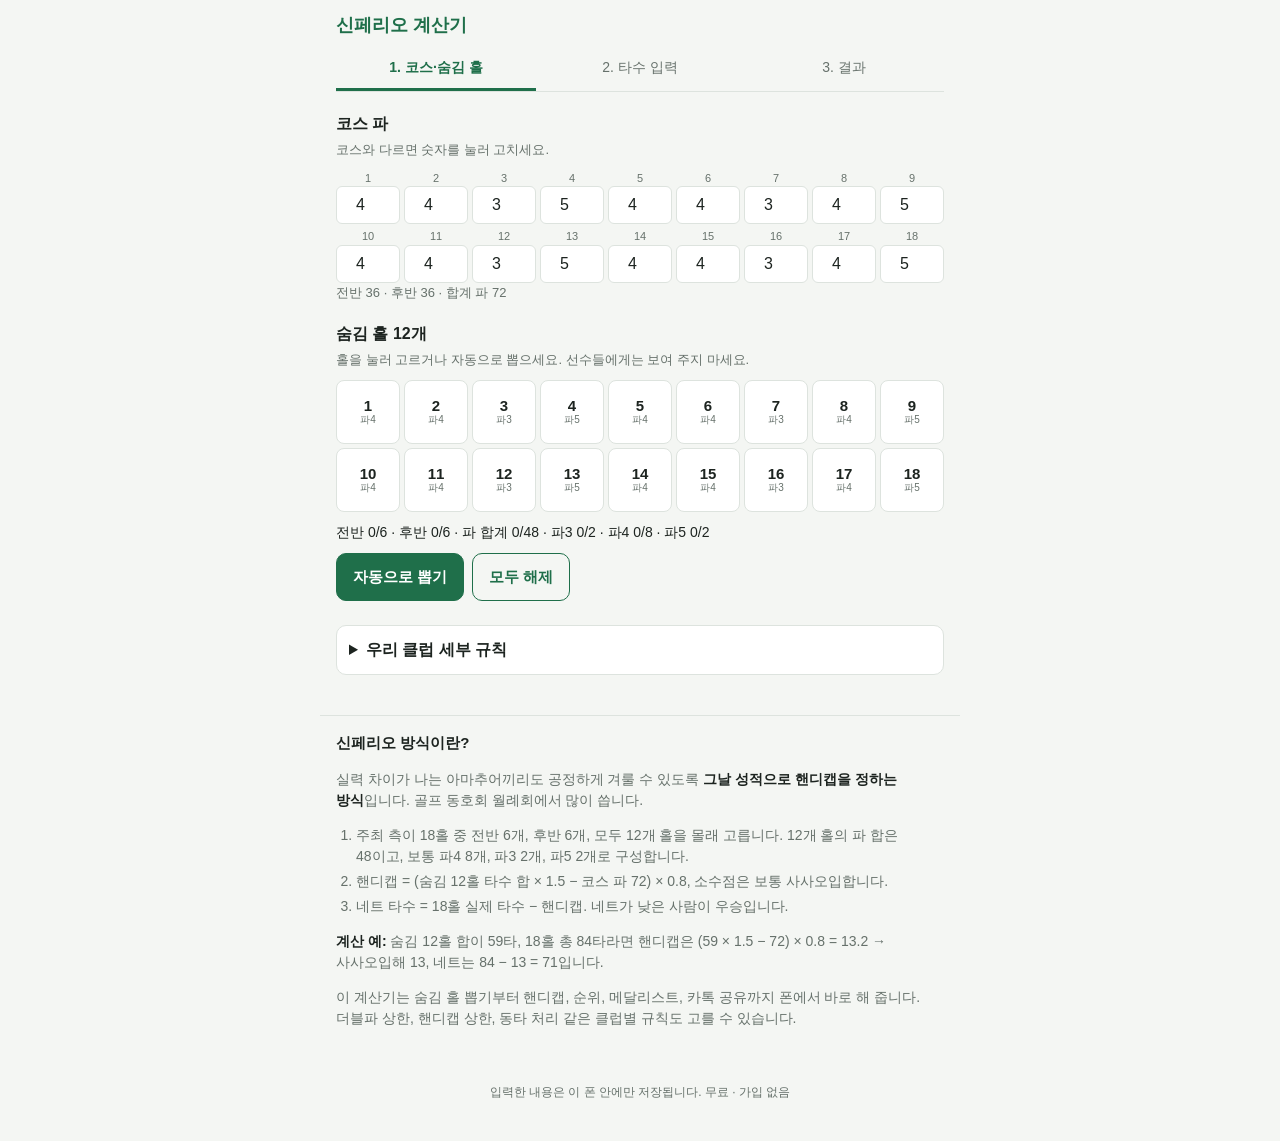
<file: index.html>
<!doctype html>
<html lang="ko">
<head>
  <meta charset="utf-8">
  <meta name="viewport" content="width=device-width, initial-scale=1">
  <title>신페리오 계산기 - 골프 월례회 핸디캡·순위 자동 계산 (무료)</title>
  <meta name="description" content="골프 월례회 신페리오 점수를 폰으로 바로 계산합니다. 숨김 홀 12개 자동 뽑기, 핸디캡·네트·순위·메달리스트 계산, 카톡 공유. 무료, 가입 없음.">
  <link rel="canonical" href="https://antcraft159.github.io/sinperio/">
  <!-- 검색엔진이 "웹 앱" 으로 알아보게 하는 정보 -->
  <script type="application/ld+json">
  {
    "@context": "https://schema.org",
    "@type": "WebApplication",
    "name": "신페리오 계산기",
    "url": "https://antcraft159.github.io/sinperio/",
    "description": "골프 월례회 신페리오 핸디캡과 순위를 폰으로 바로 계산하는 무료 웹 앱",
    "applicationCategory": "SportsApplication",
    "operatingSystem": "Any",
    "inLanguage": "ko",
    "offers": { "@type": "Offer", "price": "0", "priceCurrency": "KRW" }
  }
  </script>
  <meta property="og:type" content="website">
  <meta property="og:title" content="신페리오 계산기 · 골프 월례회">
  <meta property="og:description" content="숨김 홀 뽑기부터 핸디캡·순위·카톡 공유까지 폰으로 한 번에. 무료, 가입 없음.">
  <meta property="og:url" content="https://antcraft159.github.io/sinperio/">
  <!-- 카톡은 https 전체 주소의 jpg/png 만 미리보기로 띄운다 -->
  <meta property="og:image" content="https://antcraft159.github.io/sinperio/og.png">
  <meta property="og:image:width" content="1200">
  <meta property="og:image:height" content="630">
  <meta name="theme-color" content="#1f6f4a">
  <link rel="stylesheet" href="style.css">
</head>
<body>
  <header class="top">
    <h1>신페리오 계산기</h1>
    <nav class="tabs" role="tablist">
      <button role="tab" data-tab="course" aria-selected="true">1. 코스·숨김 홀</button>
      <button role="tab" data-tab="scores">2. 타수 입력</button>
      <button role="tab" data-tab="result">3. 결과</button>
    </nav>
  </header>

  <main>
    <!-- 1. 코스와 숨김 홀 -->
    <section class="panel" id="tab-course">
      <h2>코스 파</h2>
      <p class="hint">코스와 다르면 숫자를 눌러 고치세요.</p>
      <div class="par-grid" id="parGrid"></div>
      <p class="hint" id="parTotal"></p>

      <h2>숨김 홀 12개</h2>
      <p class="hint">홀을 눌러 고르거나 자동으로 뽑으세요. 선수들에게는 보여 주지 마세요.</p>
      <div class="hole-grid" id="holeGrid"></div>
      <p class="status" id="hiddenStatus"></p>
      <div class="row">
        <button class="btn" id="pickBtn" type="button">자동으로 뽑기</button>
        <button class="btn ghost" id="clearHiddenBtn" type="button">모두 해제</button>
      </div>

      <details class="opts">
        <summary>우리 클럽 세부 규칙</summary>
        <label class="check">
          <input type="checkbox" id="optDoublePar">
          숨김 홀 타수는 더블파까지만 셈
        </label>
        <label>숨김 홀 구성
          <select id="optComposition">
            <option value="standard">파4 8개 · 파3 2개 · 파5 2개 (가장 흔함)</option>
            <option value="any">파 합만 맞으면 어떤 조합이든</option>
          </select>
        </label>
        <label>숨김 홀 12개의 파 합
          <input type="number" id="optTarget" inputmode="numeric" min="36" max="60">
        </label>
        <label>핸디캡 상한
          <input type="number" id="optHcMax" inputmode="decimal" placeholder="없음" min="0">
        </label>
        <label>핸디캡 표시
          <select id="optRounding">
            <option value="integer">사사오입해 정수로 (13.2 → 13, 가장 흔함)</option>
            <option value="decimal">소수 첫째 자리 그대로 (13.2)</option>
          </select>
        </label>
        <label>네트가 같을 때
          <select id="optTie">
            <option value="lowerHc">핸디캡 낮은 사람이 위</option>
            <option value="shared">공동 순위</option>
          </select>
        </label>
      </details>
    </section>

    <!-- 2. 타수 입력 -->
    <section class="panel" id="tab-scores" hidden>
      <div id="players"></div>
      <button class="btn wide" id="addPlayerBtn" type="button">+ 선수 추가</button>
    </section>

    <!-- 3. 결과 -->
    <section class="panel" id="tab-result" hidden>
      <label>모임 이름
        <input id="eventName" placeholder="예: 10월 월례회" maxlength="30">
      </label>
      <p class="warn" id="resultWarn"></p>
      <div class="table-wrap">
        <table class="result">
          <thead>
            <tr><th>순위</th><th>이름</th><th>총타</th><th>핸디</th><th>네트</th></tr>
          </thead>
          <tbody id="resultBody"></tbody>
        </table>
      </div>
      <p class="medal" id="medalist"></p>
      <div class="row">
        <button class="btn" id="copyBtn" type="button">카톡에 붙여넣을 결과 복사</button>
      </div>
      <button class="btn ghost wide" id="newRoundBtn" type="button">새 월례회 시작 (이름은 남기고 타수 지우기)</button>
    </section>
  </main>

  <!-- 검색엔진은 글자를 읽고 순위를 매긴다. 계산기만 있으면 읽을 글이 없어서 설명을 붙여 둔다. -->
  <section class="about">
    <h2>신페리오 방식이란?</h2>
    <p>실력 차이가 나는 아마추어끼리도 공정하게 겨룰 수 있도록 <strong>그날 성적으로 핸디캡을 정하는 방식</strong>입니다. 골프 동호회 월례회에서 많이 씁니다.</p>
    <ol>
      <li>주최 측이 18홀 중 전반 6개, 후반 6개, 모두 12개 홀을 몰래 고릅니다. 12개 홀의 파 합은 48이고, 보통 파4 8개, 파3 2개, 파5 2개로 구성합니다.</li>
      <li>핸디캡 = (숨김 12홀 타수 합 × 1.5 − 코스 파 72) × 0.8, 소수점은 보통 사사오입합니다.</li>
      <li>네트 타수 = 18홀 실제 타수 − 핸디캡. 네트가 낮은 사람이 우승입니다.</li>
    </ol>
    <p><strong>계산 예:</strong> 숨김 12홀 합이 59타, 18홀 총 84타라면 핸디캡은 (59 × 1.5 − 72) × 0.8 = 13.2 → 사사오입해 13, 네트는 84 − 13 = 71입니다.</p>
    <p>이 계산기는 숨김 홀 뽑기부터 핸디캡, 순위, 메달리스트, 카톡 공유까지 폰에서 바로 해 줍니다. 더블파 상한, 핸디캡 상한, 동타 처리 같은 클럽별 규칙도 고를 수 있습니다.</p>
  </section>

  <footer class="foot">
    입력한 내용은 이 폰 안에만 저장됩니다. 무료 · 가입 없음
  </footer>

  <div class="toast" id="toast" role="status"></div>

  <script src="js/perio.js"></script>
  <script src="js/app.js"></script>
</body>
</html>
</file>
<file: style.css>
/* 색은 전부 변수로. 다크 모드는 아래에서 같은 이름으로 다시 정한다. */
:root {
  --bg: #f4f6f3;
  --card: #ffffff;
  --ink: #1d2420;
  --muted: #66716b;
  --line: #dde3de;
  --green: #1f6f4a;
  --green-soft: #e3f1e9;
  --gold: #b7862b;
  --warn: #b3412e;
  --on-green: #ffffff; /* 초록 바탕 위 글자 */
}
@media (prefers-color-scheme: dark) {
  :root {
    --bg: #121614;
    --card: #1b211e;
    --ink: #e8ece9;
    --muted: #9aa59f;
    --line: #2c3530;
    --green: #4fbf88;
    --green-soft: #1d3328;
    --gold: #e0b45c;
    --warn: #ef7d68;
    --on-green: #0f1a14;
  }
}

* { box-sizing: border-box; }

body {
  margin: 0;
  background: var(--bg);
  color: var(--ink);
  font-family: -apple-system, "Apple SD Gothic Neo", "Malgun Gothic", "Noto Sans KR", sans-serif;
  line-height: 1.5;
  word-break: keep-all;
  -webkit-text-size-adjust: 100%;
}

main, .top, .foot { max-width: 640px; margin: 0 auto; }

/* ---------- 위쪽 제목 + 탭 (스크롤해도 붙어 있음) ---------- */
.top {
  position: sticky;
  top: 0;
  z-index: 5;
  background: var(--bg);
  padding: 12px 16px 0;
}
.top h1 { margin: 0 0 8px; font-size: 18px; color: var(--green); }
.tabs { display: flex; gap: 4px; border-bottom: 1px solid var(--line); }
.tabs button {
  flex: 1;
  padding: 10px 4px;
  border: none;
  border-bottom: 3px solid transparent;
  background: none;
  color: var(--muted);
  font: inherit;
  font-size: 14px;
  cursor: pointer;
}
.tabs button[aria-selected="true"] { color: var(--green); border-bottom-color: var(--green); font-weight: 700; }

.panel { padding: 16px; }
.panel h2 { font-size: 16px; margin: 20px 0 4px; }
.panel h2:first-child { margin-top: 4px; }
.hint { margin: 0 0 10px; font-size: 13px; color: var(--muted); }

/* ---------- 코스 파 ---------- */
.par-grid, .hole-grid {
  display: grid;
  grid-template-columns: repeat(9, 1fr);
  gap: 4px;
}
.par-cell { text-align: center; font-size: 11px; color: var(--muted); }
.par-cell input {
  width: 100%;
  padding: 6px 0;
  text-align: center;
  font-size: 16px;
  border: 1px solid var(--line);
  border-radius: 6px;
  background: var(--card);
  color: var(--ink);
}

/* ---------- 숨김 홀 버튼 ---------- */
.hole {
  aspect-ratio: 1;
  border: 1px solid var(--line);
  border-radius: 8px;
  background: var(--card);
  color: var(--ink);
  font: inherit;
  font-size: 15px;
  font-weight: 700;
  cursor: pointer;
  display: flex;
  flex-direction: column;
  align-items: center;
  justify-content: center;
  line-height: 1.1;
}
.hole small { font-size: 10px; font-weight: 400; color: var(--muted); }
.hole.on { background: var(--green); border-color: var(--green); color: var(--on-green); }
.hole.on small { color: var(--on-green); opacity: 0.8; }

.status { margin: 10px 0; font-size: 14px; }
.status.ok { color: var(--green); }
.status.bad { color: var(--warn); }

/* ---------- 버튼 ---------- */
.row { display: flex; gap: 8px; flex-wrap: wrap; margin: 8px 0; }
.btn {
  padding: 12px 16px;
  border: 1px solid var(--green);
  border-radius: 10px;
  background: var(--green);
  color: var(--on-green);
  font: inherit;
  font-size: 15px;
  font-weight: 700;
  cursor: pointer;
}
.btn.ghost { background: none; color: var(--green); }
.btn.wide { width: 100%; margin-top: 12px; }
.icon-btn {
  border: none;
  background: none;
  color: var(--muted);
  font-size: 14px;
  cursor: pointer;
  padding: 6px;
}

/* ---------- 세부 규칙 ---------- */
.opts {
  margin-top: 24px;
  padding: 12px;
  border: 1px solid var(--line);
  border-radius: 10px;
  background: var(--card);
}
.opts summary { cursor: pointer; font-weight: 700; }
.opts label { display: grid; gap: 4px; margin-top: 12px; font-size: 14px; }
.opts label.check { display: flex; align-items: center; gap: 8px; }

input, select {
  font: inherit;
  font-size: 16px; /* 16px 미만이면 아이폰이 입력할 때 화면을 확대한다 */
  color: var(--ink);
  background: var(--card);
  border: 1px solid var(--line);
  border-radius: 8px;
  padding: 8px 10px;
}
.panel > label { display: grid; gap: 4px; font-size: 14px; }

/* ---------- 선수 카드 ---------- */
.player {
  background: var(--card);
  border: 1px solid var(--line);
  border-radius: 12px;
  padding: 12px;
  margin-bottom: 12px;
}
.player-head { display: flex; align-items: center; gap: 8px; margin-bottom: 8px; }
.player-head input { flex: 1; min-width: 0; font-weight: 700; }
.player-total { font-size: 14px; color: var(--muted); white-space: nowrap; }
.score-grid {
  display: grid;
  grid-template-columns: repeat(9, 1fr);
  gap: 3px;
}
.score-grid + .score-grid { margin-top: 6px; }
.score-cell { text-align: center; font-size: 10px; color: var(--muted); }
.score-cell input {
  width: 100%;
  padding: 7px 0;
  text-align: center;
  border-radius: 6px;
}

/* ---------- 결과 ---------- */
.warn { color: var(--warn); font-size: 14px; margin: 12px 0 0; }
.warn:empty { display: none; }
.table-wrap { overflow-x: auto; margin-top: 12px; }
.result { width: 100%; border-collapse: collapse; background: var(--card); border-radius: 10px; overflow: hidden; }
.result th, .result td { padding: 10px 8px; text-align: center; border-bottom: 1px solid var(--line); font-size: 15px; }
.result th { font-size: 12px; color: var(--muted); font-weight: 400; }
.result td.name { text-align: left; font-weight: 700; }
.result td.net { font-weight: 700; color: var(--green); }
.result tr.top1 td { background: var(--green-soft); }
.medal { margin: 12px 0; color: var(--gold); font-weight: 700; }
.medal:empty { display: none; }

.foot { padding: 24px 16px 40px; text-align: center; font-size: 12px; color: var(--muted); }

.toast {
  position: fixed;
  left: 50%;
  bottom: 24px;
  transform: translateX(-50%);
  background: rgba(20, 30, 25, 0.92);
  color: #fff;
  padding: 8px 16px;
  border-radius: 20px;
  font-size: 14px;
  opacity: 0;
  transition: opacity 0.2s;
  pointer-events: none;
}
.toast.show { opacity: 1; }

/* ---------- 신페리오 설명 (검색엔진용 글이기도 하다) ---------- */
.about {
  max-width: 640px;
  margin: 24px auto 0;
  padding: 16px;
  border-top: 1px solid var(--line);
  font-size: 14px;
  color: var(--muted);
}
.about h2 { font-size: 15px; color: var(--ink); margin: 0 0 8px; }
.about strong { color: var(--ink); }
.about ol { padding-left: 20px; }
.about li { margin-bottom: 4px; }
</file>
